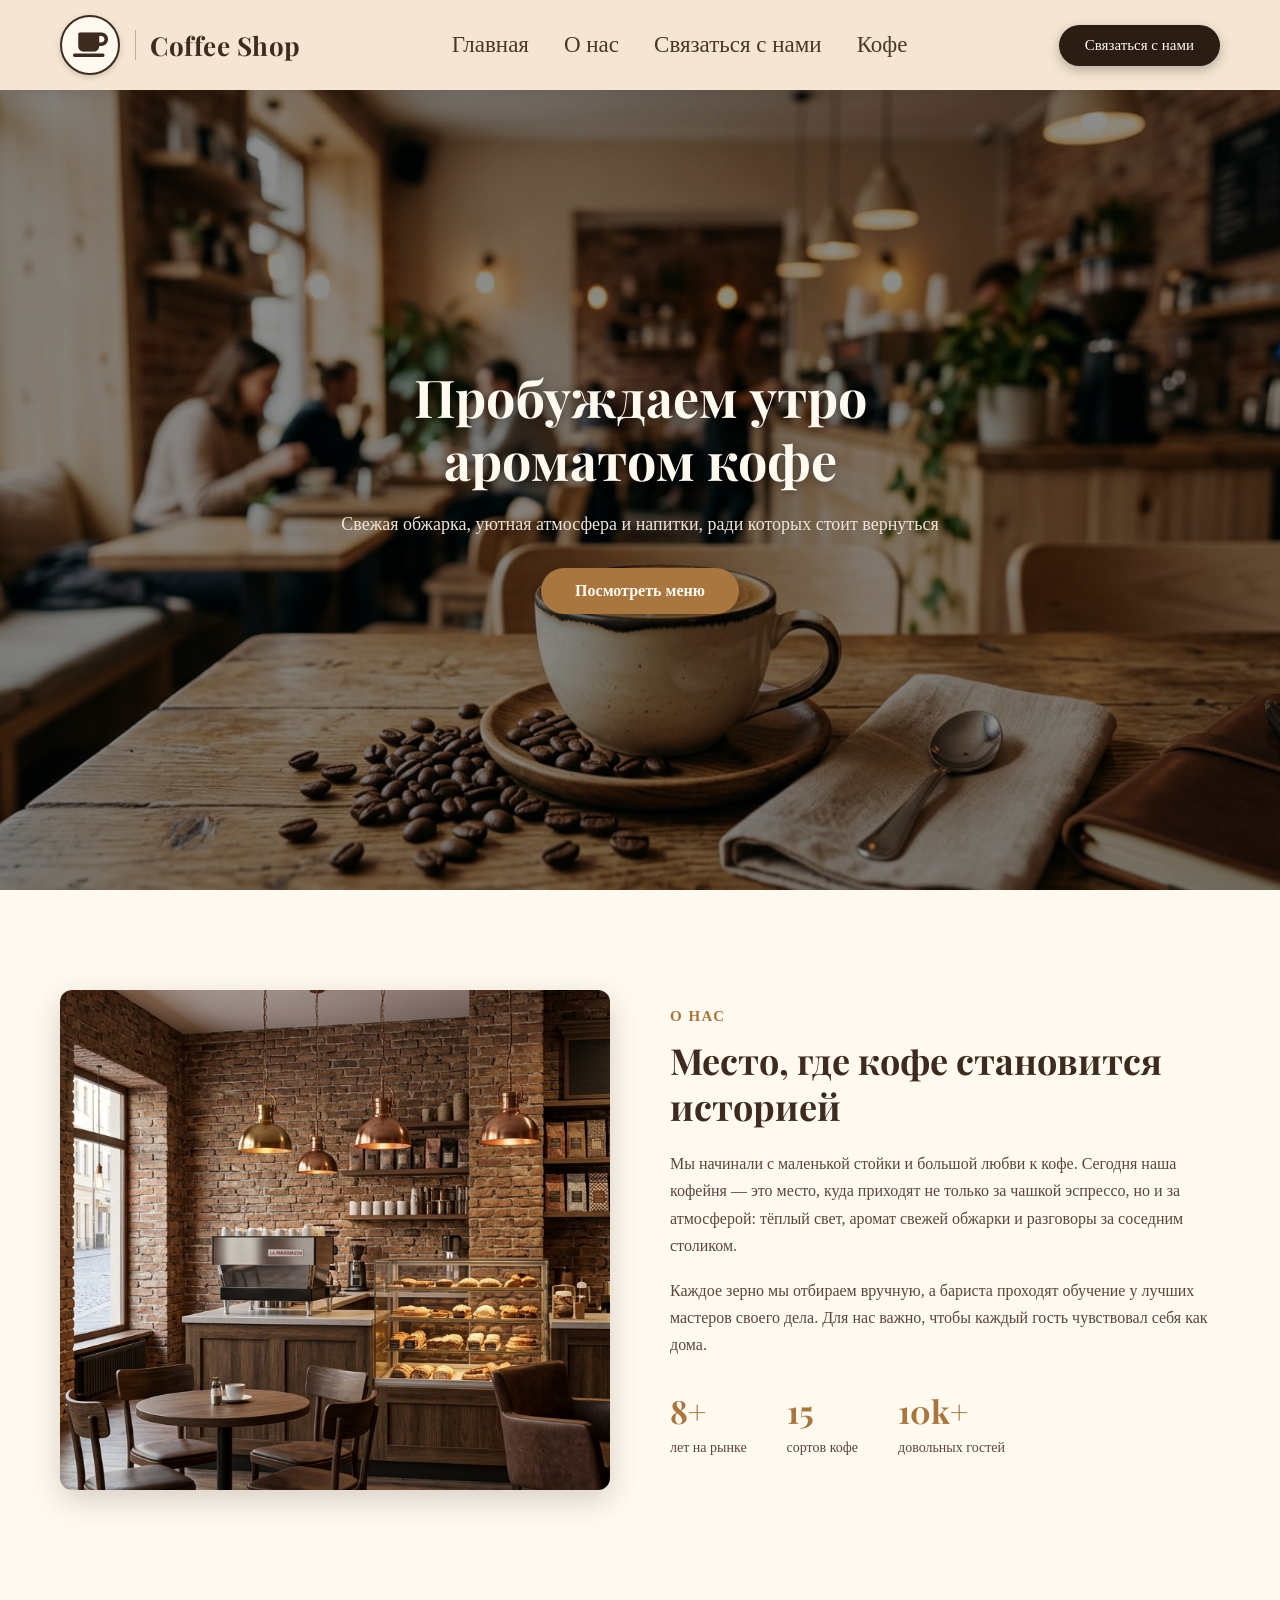
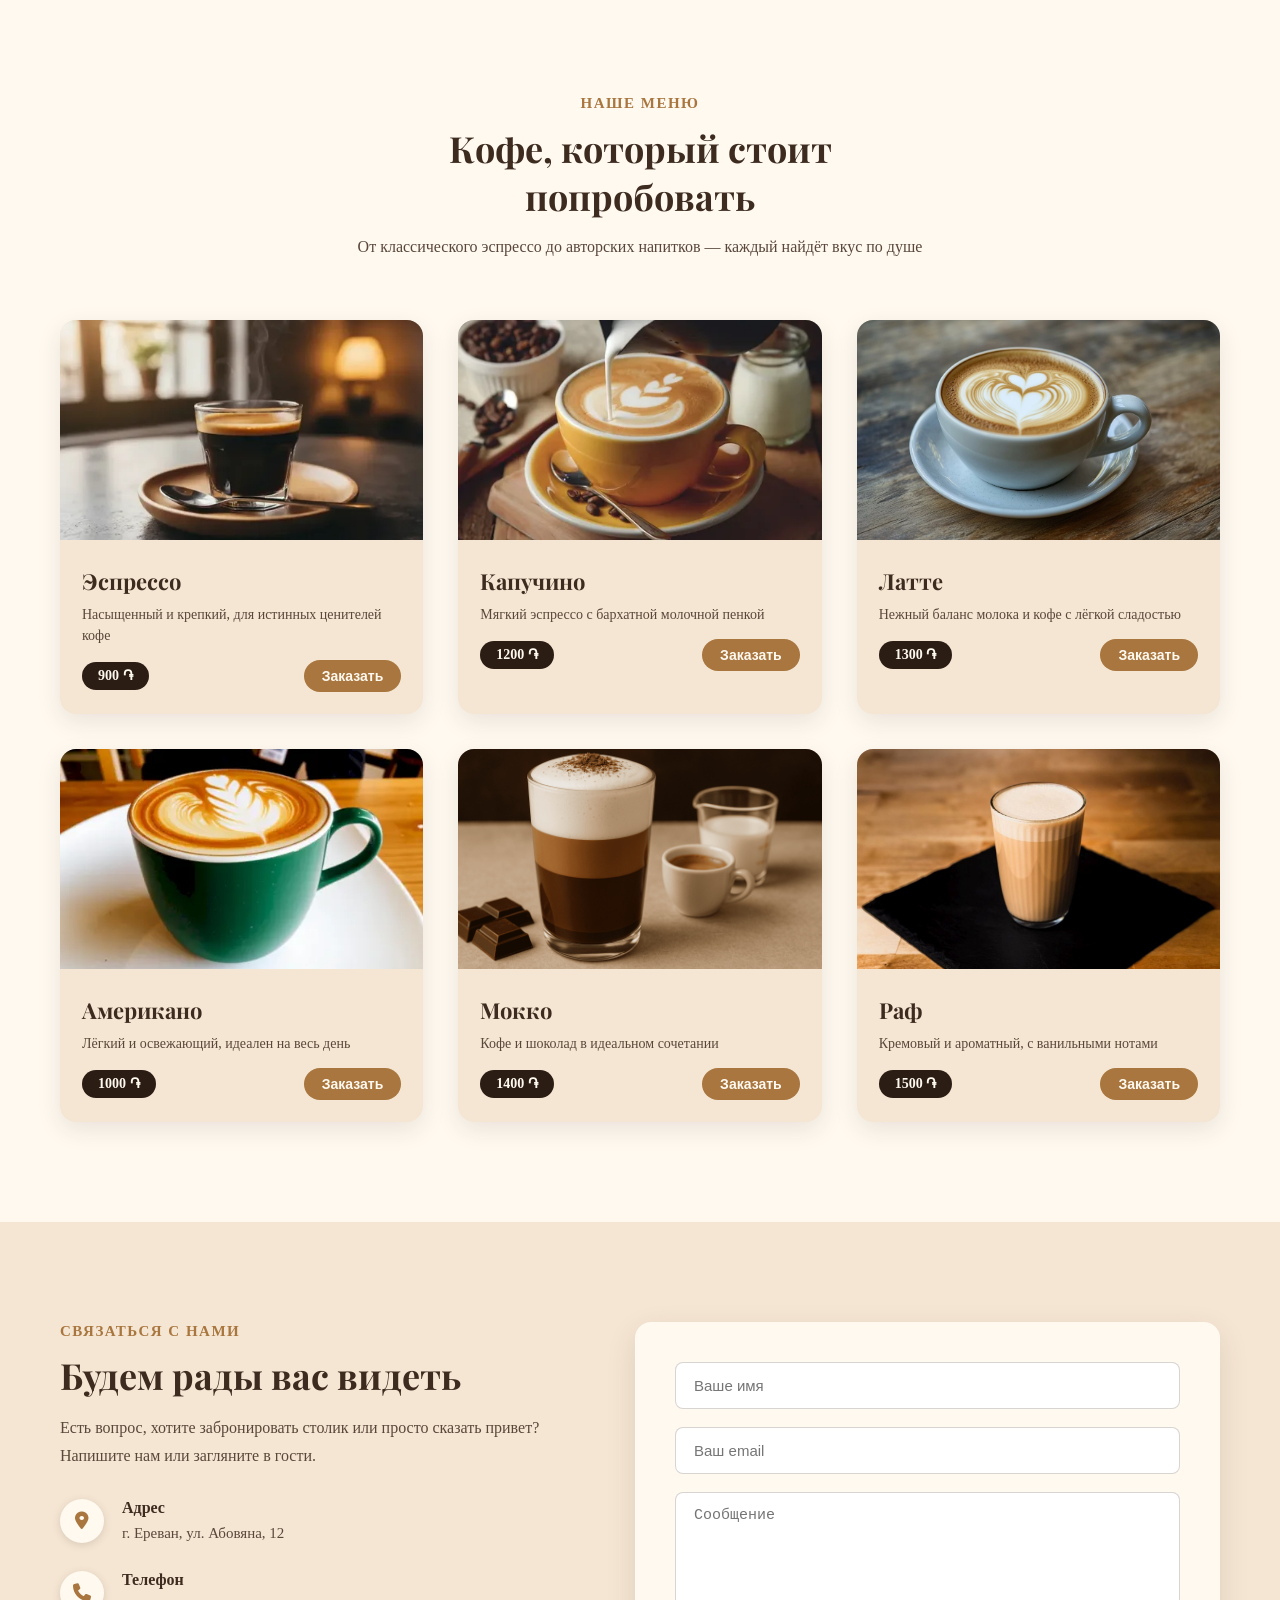
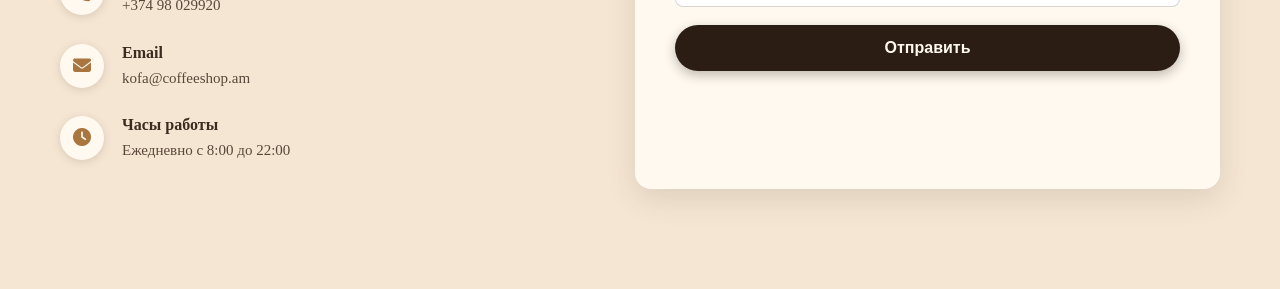
<file: index.html>
<!DOCTYPE html>
<html lang="en">

<head>
    <meta charset="UTF-8">
    <meta name="viewport" content="width=device-width, initial-scale=1.0">
    <title>Document</title>
    <link rel="stylesheet" href="style.css">
    <link rel="stylesheet" href="https://cdnjs.cloudflare.com/ajax/libs/font-awesome/6.7.2/css/all.min.css">
    <link rel="preconnect" href="https://fonts.googleapis.com">
    <link rel="preconnect" href="https://fonts.gstatic.com" crossorigin>
    <link href="https://fonts.googleapis.com/css2?family=Playfair+Display:wght@600;700&display=swap" rel="stylesheet">
</head>

<body>
    <header>
        <div class="logo">
            <div class="logo-icon">
                <i class="fa-solid fa-mug-saucer"></i>
            </div>
            <h1>Coffee Shop</h1>
        </div>
        <nav>
            <ul>
                <li><a href="#home">Главная</a></li>
                <li><a href="#about">О нас</a></li>
                <li><a href="#svyaz">Связаться с нами</a></li>
                <li><a href="#" id="coffee-link">Кофе</a></li>
            </ul>
        </nav>
        <a href="tel:+37498029920">Связаться с нами</a>
    </header>

    <section id="home">

        <main>
            <div class="hero-content">
                <h2>Пробуждаем утро ароматом кофе</h2>
                <p>Свежая обжарка, уютная атмосфера и напитки, ради которых стоит вернуться</p>
                <a href="#" class="hero-btn" id="menu-link">Посмотреть меню</a>
            </div>
        </main>
    </section>
    <section id="about">
        <div class="about-container">
            <div class="about-image">
                <img src="img/about.jpg" alt="Наша кофейня">
            </div>
            <div class="about-text">
                <span class="about-label">О нас</span>
                <h2>Место, где кофе становится историей</h2>
                <p>
                    Мы начинали с маленькой стойки и большой любви к кофе. Сегодня наша кофейня —
                    это место, куда приходят не только за чашкой эспрессо, но и за атмосферой:
                    тёплый свет, аромат свежей обжарки и разговоры за соседним столиком.
                </p>
                <p>
                    Каждое зерно мы отбираем вручную, а бариста проходят обучение у лучших мастеров
                    своего дела. Для нас важно, чтобы каждый гость чувствовал себя как дома.
                </p>
                <div class="about-stats">
                    <div class="stat">
                        <h3>8+</h3>
                        <p>лет на рынке</p>
                    </div>
                    <div class="stat">
                        <h3>15</h3>
                        <p>сортов кофе</p>
                    </div>
                    <div class="stat">
                        <h3>10k+</h3>
                        <p>довольных гостей</p>
                    </div>
                </div>
            </div>
        </div>
    </section>

    <section id="coffee">
        <div class="coffee-container">
            <div class="coffee-header">
                <span class="about-label">Наше меню</span>
                <h2>Кофе, который стоит попробовать</h2>
                <p>От классического эспрессо до авторских напитков — каждый найдёт вкус по душе</p>
            </div>

            <div class="coffee-grid">
                <div class="coffee-card">
                    <img src="img/espresso.jpg" alt="Эспрессо">
                    <div class="coffee-info">
                        <h3>Эспрессо</h3>
                        <p>Насыщенный и крепкий, для истинных ценителей кофе</p>
                        <div class="coffee-bottom">
                            <span class="coffee-price">900 ֏</span>
                            <button class="coffee-btn" data-name="Эспрессо">Заказать</button>
                        </div>
                    </div>
                </div>

                <div class="coffee-card">
                    <img src="img/cappuccino.jpg" alt="Капучино">
                    <div class="coffee-info">
                        <h3>Капучино</h3>
                        <p>Мягкий эспрессо с бархатной молочной пенкой</p>
                        <div class="coffee-bottom">
                            <span class="coffee-price">1200 ֏</span>
                            <button class="coffee-btn" data-name="Капучино">Заказать</button>
                        </div>
                    </div>
                </div>

                <div class="coffee-card">
                    <img src="img/latte.jpg" alt="Латте">
                    <div class="coffee-info">
                        <h3>Латте</h3>
                        <p>Нежный баланс молока и кофе с лёгкой сладостью</p>
                        <div class="coffee-bottom">
                            <span class="coffee-price">1300 ֏</span>
                            <button class="coffee-btn" data-name="Латте">Заказать</button>
                        </div>
                    </div>
                </div>

                <div class="coffee-card">
                    <img src="img/americano.jpg" alt="Американо">
                    <div class="coffee-info">
                        <h3>Американо</h3>
                        <p>Лёгкий и освежающий, идеален на весь день</p>
                        <div class="coffee-bottom">
                            <span class="coffee-price">1000 ֏</span>
                            <button class="coffee-btn" data-name="Американо">Заказать</button>
                        </div>
                    </div>
                </div>

                <div class="coffee-card">
                    <img src="img/mocha.jpg" alt="Мокко">
                    <div class="coffee-info">
                        <h3>Мокко</h3>
                        <p>Кофе и шоколад в идеальном сочетании</p>
                        <div class="coffee-bottom">
                            <span class="coffee-price">1400 ֏</span>
                            <button class="coffee-btn" data-name="Мокко">Заказать</button>
                        </div>
                    </div>
                </div>

                <div class="coffee-card">
                    <img src="img/raf.jpg" alt="Раф">
                    <div class="coffee-info">
                        <h3>Раф</h3>
                        <p>Кремовый и ароматный, с ванильными нотами</p>
                        <div class="coffee-bottom">
                            <span class="coffee-price">1500 ֏</span>
                            <button class="coffee-btn" data-name="Раф">Заказать</button>
                        </div>
                    </div>
                </div>
            </div>
        </div>
    </section>

    <section id="svyaz">
        <div class="contact-container">
            <div class="contact-info">
                <span class="about-label">Связаться с нами</span>
                <h2>Будем рады вас видеть</h2>
                <p>Есть вопрос, хотите забронировать столик или просто сказать привет? Напишите нам или загляните в
                    гости.</p>

                <div class="contact-item">
                    <i class="fa-solid fa-location-dot"></i>
                    <div>
                        <h4>Адрес</h4>
                        <p>г. Ереван, ул. Абовяна, 12</p>
                    </div>
                </div>

                <div class="contact-item">
                    <i class="fa-solid fa-phone"></i>
                    <div>
                        <h4>Телефон</h4>
                        <p>+374 98 029920</p>
                    </div>
                </div>

                <div class="contact-item">
                    <i class="fa-solid fa-envelope"></i>
                    <div>
                        <h4>Email</h4>
                        <p>kofa@coffeeshop.am</p>
                    </div>
                </div>

                <div class="contact-item">
                    <i class="fa-solid fa-clock"></i>
                    <div>
                        <h4>Часы работы</h4>
                        <p>Ежедневно с 8:00 до 22:00</p>
                    </div>
                </div>
            </div>

            <div class="contact-form">
                <input type="text" placeholder="Ваше имя">
                <input type="email" placeholder="Ваш email">
                <textarea placeholder="Сообщение" rows="5"></textarea>
                <button type="submit">Отправить</button>
            </div>
        </div>
    </section>

    <script src="script.js"></script>
</body>

</html>
</file>
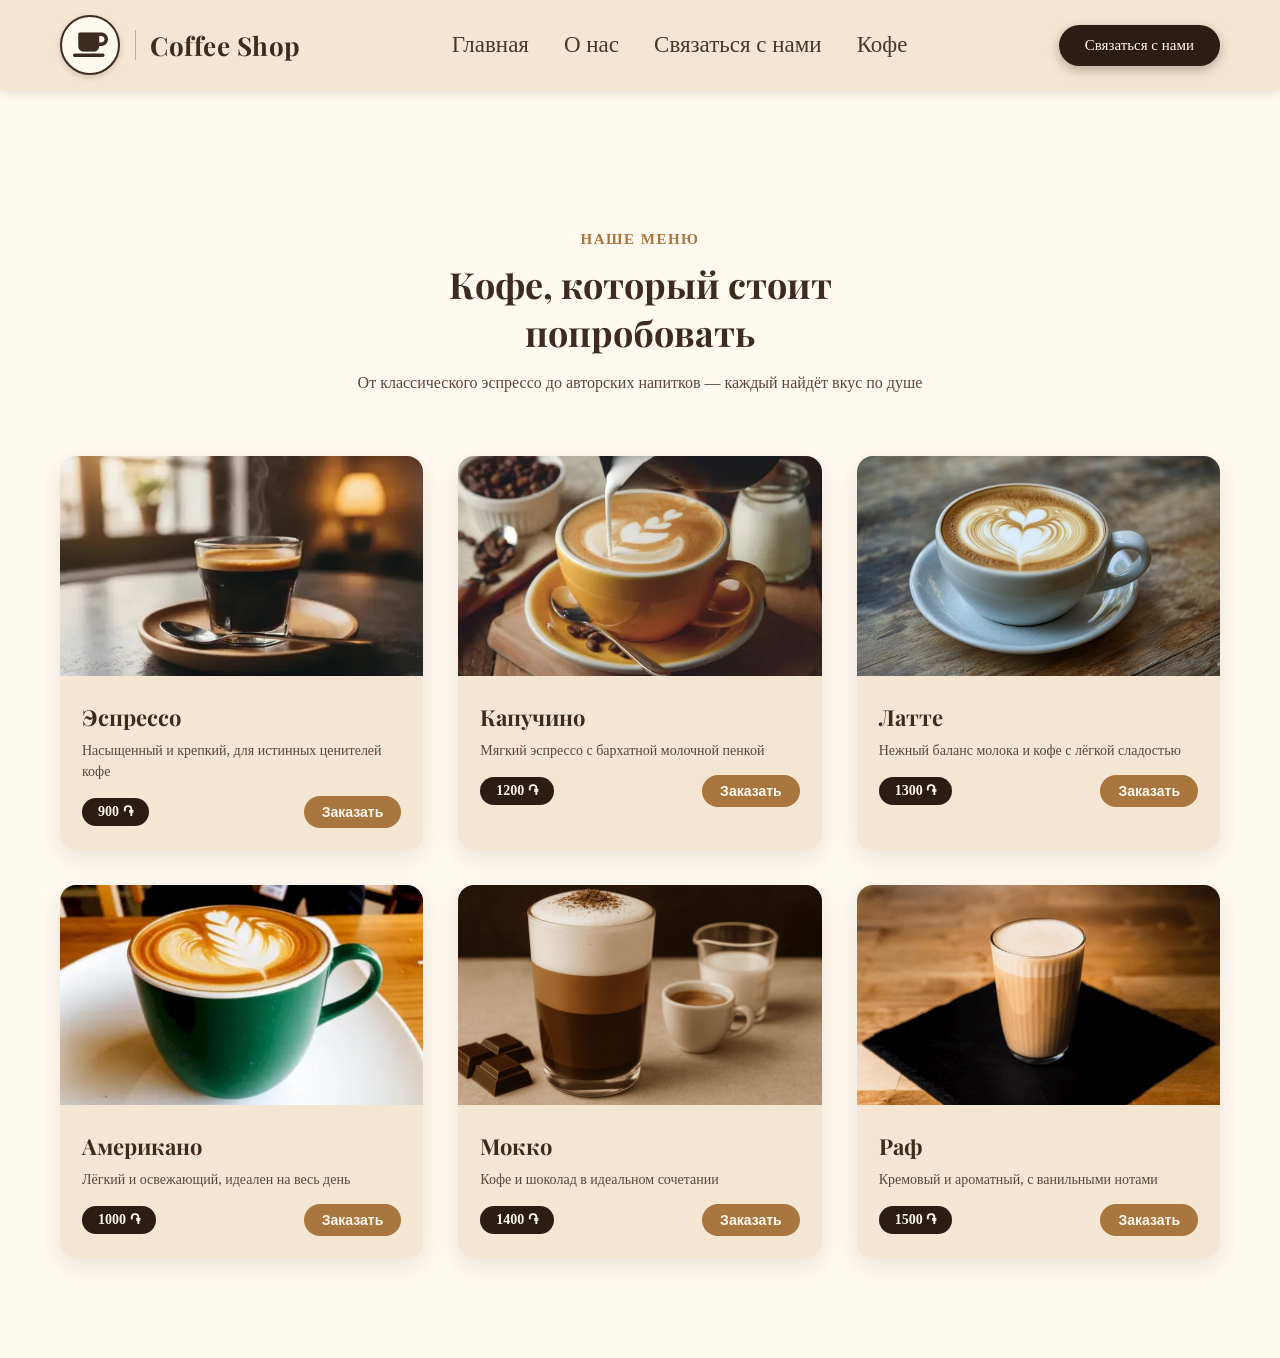
<file: menu.html>
<!DOCTYPE html>
<html lang="en">

<head>
    <meta charset="UTF-8">
    <meta name="viewport" content="width=device-width, initial-scale=1.0">
    <title>Меню — Coffee Shop</title>
    <link rel="stylesheet" href="style.css">
    <link rel="stylesheet" href="https://cdnjs.cloudflare.com/ajax/libs/font-awesome/6.7.2/css/all.min.css">
    <link rel="preconnect" href="https://fonts.googleapis.com">
    <link rel="preconnect" href="https://fonts.gstatic.com" crossorigin>
    <link href="https://fonts.googleapis.com/css2?family=Playfair+Display:wght@600;700&display=swap" rel="stylesheet">
</head>

<body>
    <header>
        <div class="logo">
            <div class="logo-icon">
                <i class="fa-solid fa-mug-saucer"></i>
            </div>
            <h1>Coffee Shop</h1>
        </div>
        <nav>
            <ul>
                <li><a href="index.html">Главная</a></li>
                <li><a href="index.html#about">О нас</a></li>
                <li><a href="index.html#svyaz">Связаться с нами</a></li>
                <li><a href="menu.html">Кофе</a></li>
            </ul>
        </nav>
        <a href="tel:+37498029920">Связаться с нами</a>
    </header>

    <section id="coffee" style="padding-top: 140px;">
        <div class="coffee-container">
            <div class="coffee-header">
                <span class="about-label">Наше меню</span>
                <h2>Кофе, который стоит попробовать</h2>
                <p>От классического эспрессо до авторских напитков — каждый найдёт вкус по душе</p>
            </div>

            <div class="coffee-grid">
                <div class="coffee-card">
                    <img src="img/espresso.jpg" alt="Эспрессо">
                    <div class="coffee-info">
                        <h3>Эспрессо</h3>
                        <p>Насыщенный и крепкий, для истинных ценителей кофе</p>
                        <div class="coffee-bottom">
                            <span class="coffee-price">900 ֏</span>
                            <button class="coffee-btn" data-name="Эспрессо">Заказать</button>
                        </div>
                    </div>
                </div>

                <div class="coffee-card">
                    <img src="img/cappuccino.jpg" alt="Капучино">
                    <div class="coffee-info">
                        <h3>Капучино</h3>
                        <p>Мягкий эспрессо с бархатной молочной пенкой</p>
                        <div class="coffee-bottom">
                            <span class="coffee-price">1200 ֏</span>
                            <button class="coffee-btn" data-name="Капучино">Заказать</button>
                        </div>
                    </div>
                </div>

                <div class="coffee-card">
                    <img src="img/latte.jpg" alt="Латте">
                    <div class="coffee-info">
                        <h3>Латте</h3>
                        <p>Нежный баланс молока и кофе с лёгкой сладостью</p>
                        <div class="coffee-bottom">
                            <span class="coffee-price">1300 ֏</span>
                            <button class="coffee-btn" data-name="Латте">Заказать</button>
                        </div>
                    </div>
                </div>

                <div class="coffee-card">
                    <img src="img/americano.jpg" alt="Американо">
                    <div class="coffee-info">
                        <h3>Американо</h3>
                        <p>Лёгкий и освежающий, идеален на весь день</p>
                        <div class="coffee-bottom">
                            <span class="coffee-price">1000 ֏</span>
                            <button class="coffee-btn" data-name="Американо">Заказать</button>
                        </div>
                    </div>
                </div>

                <div class="coffee-card">
                    <img src="img/mocha.jpg" alt="Мокко">
                    <div class="coffee-info">
                        <h3>Мокко</h3>
                        <p>Кофе и шоколад в идеальном сочетании</p>
                        <div class="coffee-bottom">
                            <span class="coffee-price">1400 ֏</span>
                            <button class="coffee-btn" data-name="Мокко">Заказать</button>
                        </div>
                    </div>
                </div>

                <div class="coffee-card">
                    <img src="img/raf.jpg" alt="Раф">
                    <div class="coffee-info">
                        <h3>Раф</h3>
                        <p>Кремовый и ароматный, с ванильными нотами</p>
                        <div class="coffee-bottom">
                            <span class="coffee-price">1500 ֏</span>
                            <button class="coffee-btn" data-name="Раф">Заказать</button>
                        </div>
                    </div>
                </div>
            </div>
        </div>
    </section>

    <script src="script.js"></script>
</body>

</html>
</file>
<file: style.css>
* {
    margin: 0;
    padding: 0;
    box-sizing: border-box;
}

html {
    scroll-behavior: smooth;
    scroll-padding-top: 100px;
}

header {
    width: 100%;
    display: flex;
    justify-content: space-between;
    align-items: center;
    height: 90px;
    padding: 0 60px;
    background: #f5e6d3;
    box-shadow: 0 2px 10px rgba(61, 43, 31, 0.15);
    position: sticky;
    top: 0;
    z-index: 100;
    
}

.logo {
    display: flex;
    justify-content: center;
    align-items: center;
    gap: 15px;
}

.logo-icon {
    width: 60px;
    height: 60px;
    border-radius: 50%;
    background: #fff9f0;
    border: 2px solid #3d2b1f;
    box-shadow: 0 2px 6px rgba(61, 43, 31, 0.2);
    display: flex;
    align-items: center;
    justify-content: center;
}

.logo-icon i {
    font-size: 28px;
    color: #3d2b1f;
}

.logo h1 {
    font-family: 'Playfair Display', serif;
    font-size: 26px;
    color: #3d2b1f;
    font-weight: 700;
    letter-spacing: 0.5px;
    position: relative;
    padding-left: 15px;
}

.logo h1::before {
    content: '';
    position: absolute;
    left: 0;
    top: 50%;
    transform: translateY(-50%);
    width: 1px;
    height: 30px;
    background: rgba(61, 43, 31, 0.3);
}

header nav ul {
    display: flex;
    gap: 35px;
}

header nav ul li {
    list-style: none;
}

header nav ul li a {
    text-decoration: none;
    color: #4a3728;
    font-size: 23px;
    position: relative;
    transition: color 0.3s ease;
}

header nav ul li a::after {
    content: '';
    position: absolute;
    left: 0;
    bottom: -6px;
    width: 0%;
    height: 2px;
    background: #a8763e;
    transition: width 0.3s ease;
}

header nav ul li a:hover {
    color: #a8763e;
}

header nav ul li a:hover::after {
    width: 100%;
}

header > a {
    text-decoration: none;
    background: #2b1d14;
    color: #fff9f0;
    padding: 12px 26px;
    border-radius: 30px;
    font-size: 15px;
    transition: all 0.3s ease;
    box-shadow: 0 4px 12px rgba(43, 29, 20, 0.3);
}

header > a:hover {
    background: #a8763e;
    transform: translateY(-2px);
    box-shadow: 0 6px 16px rgba(168, 118, 62, 0.4);
}

@media (max-width: 768px) {
    header {
        flex-direction: column;
        height: auto;
        padding: 20px;
        gap: 15px;
    }

    header nav ul {
        flex-wrap: wrap;
        justify-content: center;
        gap: 15px;
    }
}

main {
    flex: 1;
    position: relative;
    background: url("img/coffe-bg.jpeg") center / cover no-repeat;
    width: 100%;
    background-color: black;
    display: flex;
    align-items: center;
    justify-content: center;
}

main::after {
    content: "";
    position: absolute;
    inset: 0;
    background: rgba(0, 0, 0, 0.45);
}

.hero-content {
    position: relative;
    z-index: 1;
    text-align: center;
    color: #fff9f0;
    max-width: 700px;
    padding: 0 20px;
}

.hero-content h2 {
    font-family: 'Playfair Display', serif;
    font-size: 52px;
    font-weight: 700;
    margin-bottom: 20px;
    line-height: 1.2;
    text-shadow: 0 2px 10px rgba(0, 0, 0, 0.4);
}

.hero-content p {
    font-size: 18px;
    margin-bottom: 30px;
    color: #f0e4d8;
    line-height: 1.5;
}

.hero-btn {
    display: inline-block;
    text-decoration: none;
    background: #a8763e;
    color: #fff9f0;
    padding: 14px 34px;
    border-radius: 30px;
    font-size: 16px;
    font-weight: 600;
    transition: all 0.3s ease;
    box-shadow: 0 4px 14px rgba(0, 0, 0, 0.3);
}

.hero-btn:hover {
    background: #8a5f2f;
    transform: translateY(-2px);
    box-shadow: 0 6px 18px rgba(0, 0, 0, 0.4);
}

@media (max-width: 768px) {
    .hero-content h2 {
        font-size: 32px;
    }

    .hero-content p {
        font-size: 15px;
    }
}

body {
    height: 100%;
}

#home {
    display: flex;
    flex-direction: column;
    height: calc(100vh - 100px); 
}

#about {
    padding: 100px 60px;
    background: #fff9f0;
}

.about-container {
    max-width: 1200px;
    margin: 0 auto;
    display: flex;
    align-items: center;
    gap: 60px;
}

.about-image {
    flex: 1;
}

.about-image img {
    width: 100%;
    height: 500px;
    object-fit: cover;
    border-radius: 12px;
    box-shadow: 0 10px 30px rgba(61, 43, 31, 0.2);
}

.about-text {
    flex: 1;
}

.about-label {
    display: inline-block;
    color: #a8763e;
    font-size: 15px;
    font-weight: 600;
    letter-spacing: 1.5px;
    text-transform: uppercase;
    margin-bottom: 12px;
}

.about-text h2 {
    font-family: 'Playfair Display', serif;
    font-size: 36px;
    color: #3d2b1f;
    font-weight: 700;
    line-height: 1.3;
    margin-bottom: 20px;
}

.about-text p {
    font-size: 16px;
    color: #5a473a;
    line-height: 1.7;
    margin-bottom: 18px;
}

.about-stats {
    display: flex;
    gap: 40px;
    margin-top: 30px;
}

.stat h3 {
    font-family: 'Playfair Display', serif;
    font-size: 32px;
    color: #a8763e;
    font-weight: 700;
}

.stat p {
    font-size: 14px;
    color: #5a473a;
    margin-top: 4px;
}

@media (max-width: 900px) {
    .about-container {
        flex-direction: column;
    }

    .about-image img {
        height: 350px;
    }

    .about-stats {
        flex-wrap: wrap;
        gap: 25px;
    }
}

#svyaz {
    padding: 100px 60px;
    background: #f5e6d3;
}

.contact-container {
    max-width: 1200px;
    margin: 0 auto;
    display: flex;
    gap: 70px;
}

.contact-info,
.contact-form {
    flex: 1;
}

.contact-info h2 {
    font-family: 'Playfair Display', serif;
    font-size: 36px;
    color: #3d2b1f;
    font-weight: 700;
    line-height: 1.3;
    margin-bottom: 16px;
}

.contact-info p {
    font-size: 16px;
    color: #5a473a;
    line-height: 1.7;
    margin-bottom: 30px;
}

.contact-item {
    display: flex;
    align-items: flex-start;
    gap: 18px;
    margin-bottom: 25px;
}

.contact-item i {
    width: 44px;
    height: 44px;
    min-width: 44px;
    background: #fff9f0;
    border-radius: 50%;
    display: flex;
    align-items: center;
    justify-content: center;
    color: #a8763e;
    font-size: 18px;
    box-shadow: 0 2px 8px rgba(61, 43, 31, 0.15);
}

.contact-item h4 {
    font-size: 16px;
    color: #3d2b1f;
    margin-bottom: 4px;
}

.contact-item p {
    font-size: 15px;
    color: #5a473a;
    margin: 0;
}

.contact-form {
    background: #fff9f0;
    padding: 40px;
    border-radius: 16px;
    box-shadow: 0 10px 30px rgba(61, 43, 31, 0.12);
    display: flex;
    flex-direction: column;
    gap: 18px;
}

.contact-form input,
.contact-form textarea {
    padding: 14px 18px;
    border: 1px solid rgba(61, 43, 31, 0.2);
    border-radius: 8px;
    font-size: 15px;
    color: #3d2b1f;
    background: #fff;
    resize: none;
    outline: none;
    transition: border-color 0.3s ease;
}

.contact-form input:focus,
.contact-form textarea:focus {
    border-color: #a8763e;
}

.contact-form button {
    background: #2b1d14;
    color: #fff9f0;
    border: none;
    padding: 14px 26px;
    border-radius: 30px;
    font-size: 16px;
    font-weight: 600;
    cursor: pointer;
    transition: all 0.3s ease;
    box-shadow: 0 4px 12px rgba(43, 29, 20, 0.3);
}

.contact-form button:hover {
    background: #a8763e;
    transform: translateY(-2px);
}

@media (max-width: 900px) {
    .contact-container {
        flex-direction: column;
    }
}

#coffee {
    padding: 100px 60px;
    background: #fff9f0;
}

.coffee-container {
    max-width: 1200px;
    margin: 0 auto;
}

.coffee-header {
    text-align: center;
    max-width: 600px;
    margin: 0 auto 60px;
}

.coffee-header h2 {
    font-family: 'Playfair Display', serif;
    font-size: 36px;
    color: #3d2b1f;
    font-weight: 700;
    margin-bottom: 14px;
}

.coffee-header p {
    font-size: 16px;
    color: #5a473a;
    line-height: 1.6;
}

.coffee-grid {
    display: grid;
    grid-template-columns: repeat(3, 1fr);
    gap: 35px;
}

.coffee-card {
    background: #f5e6d3;
    border-radius: 16px;
    overflow: hidden;
    box-shadow: 0 8px 24px rgba(61, 43, 31, 0.1);
    transition: transform 0.3s ease, box-shadow 0.3s ease;
}

.coffee-card:hover {
    transform: translateY(-6px);
    box-shadow: 0 12px 30px rgba(61, 43, 31, 0.2);
}

.coffee-card img {
    width: 100%;
    height: 220px;
    object-fit: cover;
}

.coffee-info {
    padding: 22px;
    position: relative;
}

.coffee-info h3 {
    font-family: 'Playfair Display', serif;
    font-size: 22px;
    color: #3d2b1f;
    margin-bottom: 8px;
}

.coffee-info p {
    font-size: 14px;
    color: #5a473a;
    line-height: 1.5;
    margin-bottom: 14px;
}

.coffee-price {
    display: inline-block;
    background: #2b1d14;
    color: #fff9f0;
    padding: 6px 16px;
    border-radius: 20px;
    font-size: 14px;
    font-weight: 600;
}

@media (max-width: 900px) {
    .coffee-grid {
        grid-template-columns: repeat(2, 1fr);
    }
}

@media (max-width: 600px) {
    .coffee-grid {
        grid-template-columns: 1fr;
    }
}

.coffee-bottom {
    display: flex;
    align-items: center;
    justify-content: space-between;
    gap: 10px;
}

.coffee-btn {
    background: #a8763e;
    color: #fff9f0;
    border: none;
    padding: 8px 18px;
    border-radius: 20px;
    font-size: 14px;
    font-weight: 600;
    cursor: pointer;
    transition: all 0.3s ease;
}

.coffee-btn:hover {
    background: #2b1d14;
    transform: translateY(-2px);
}
</file>
